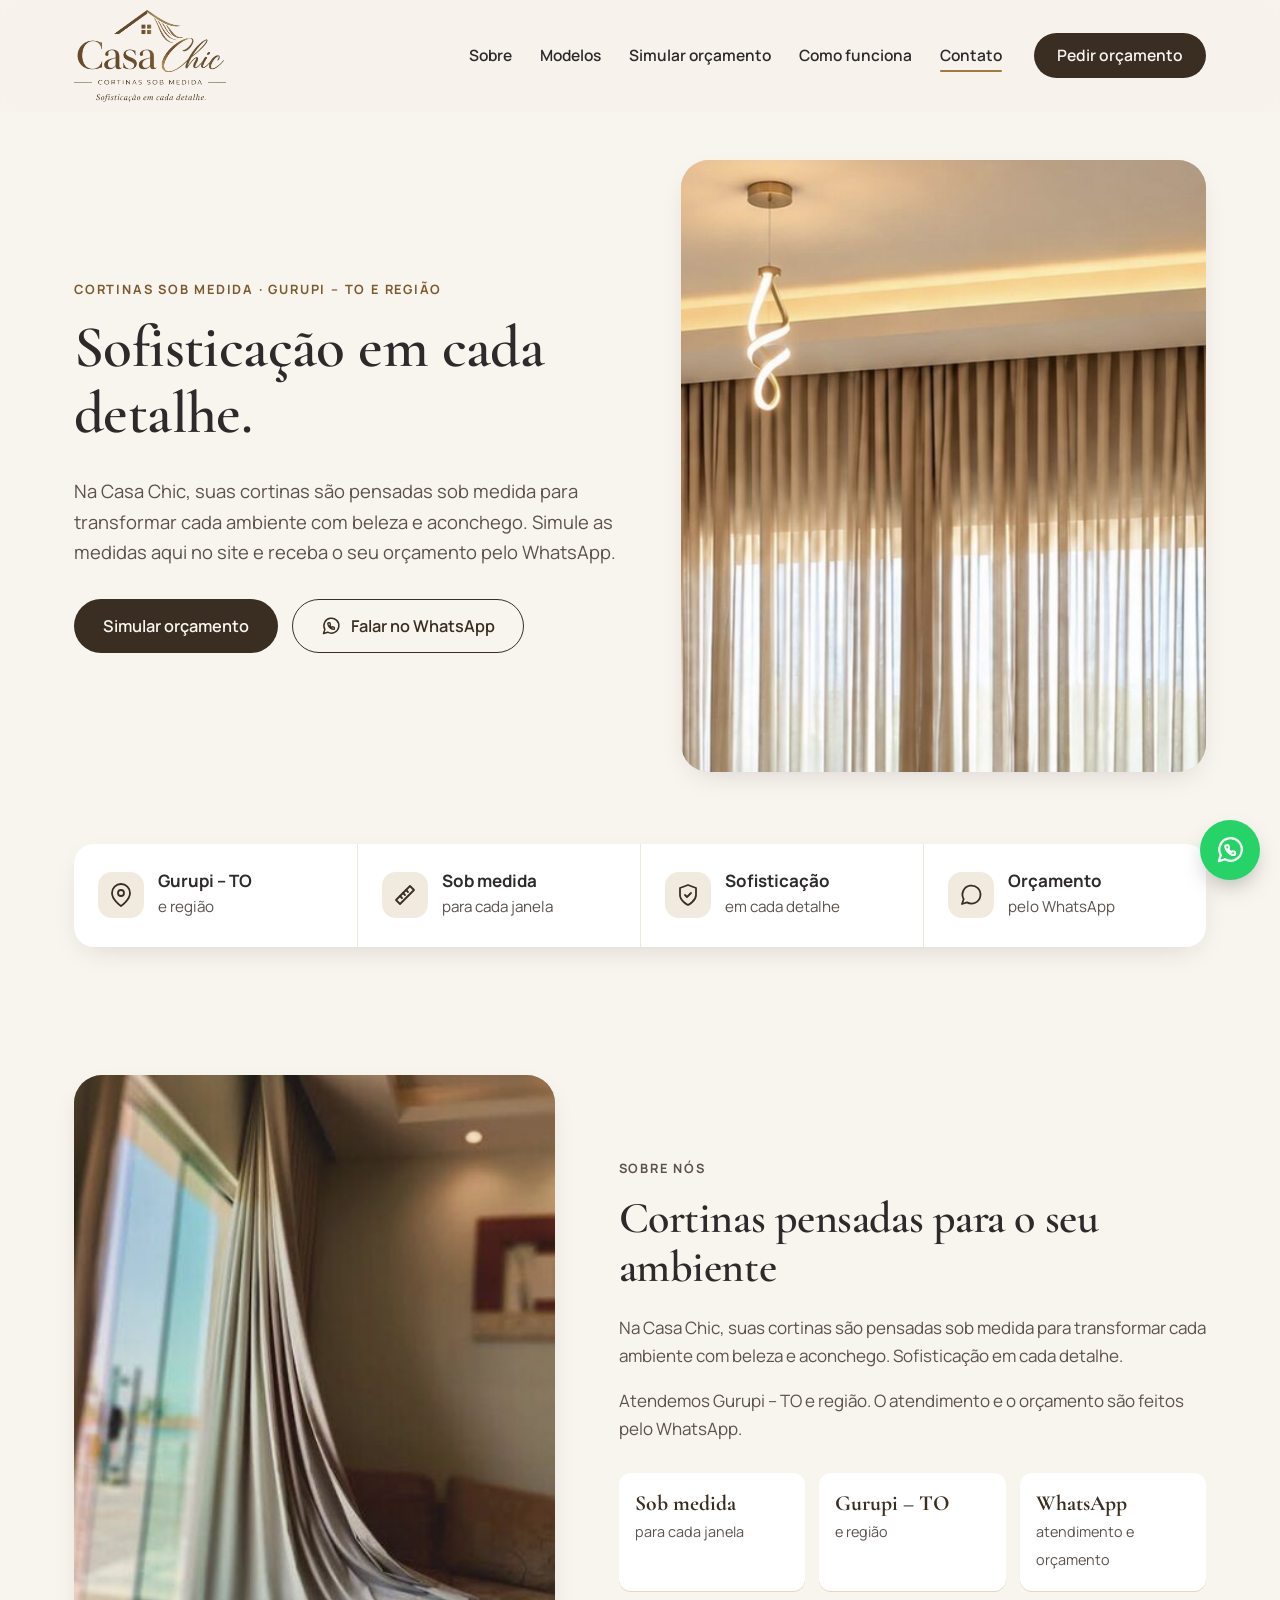
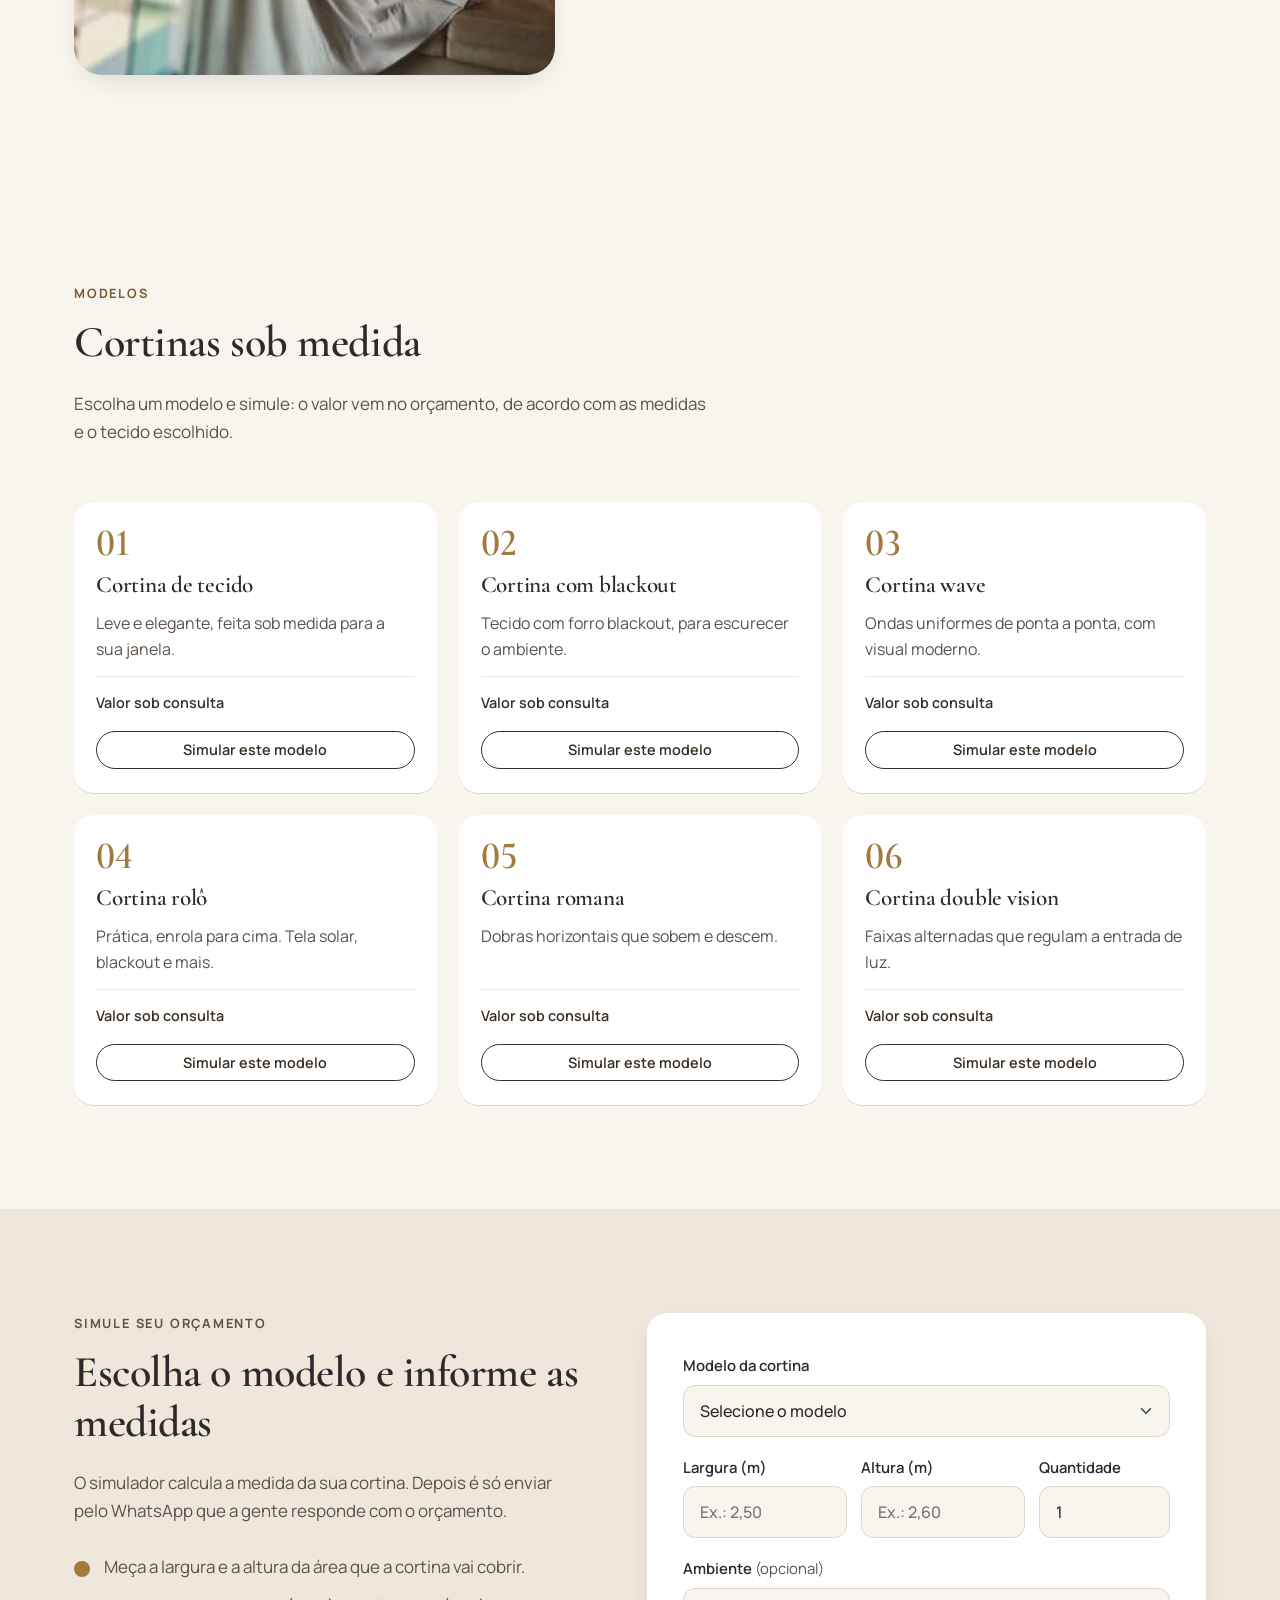
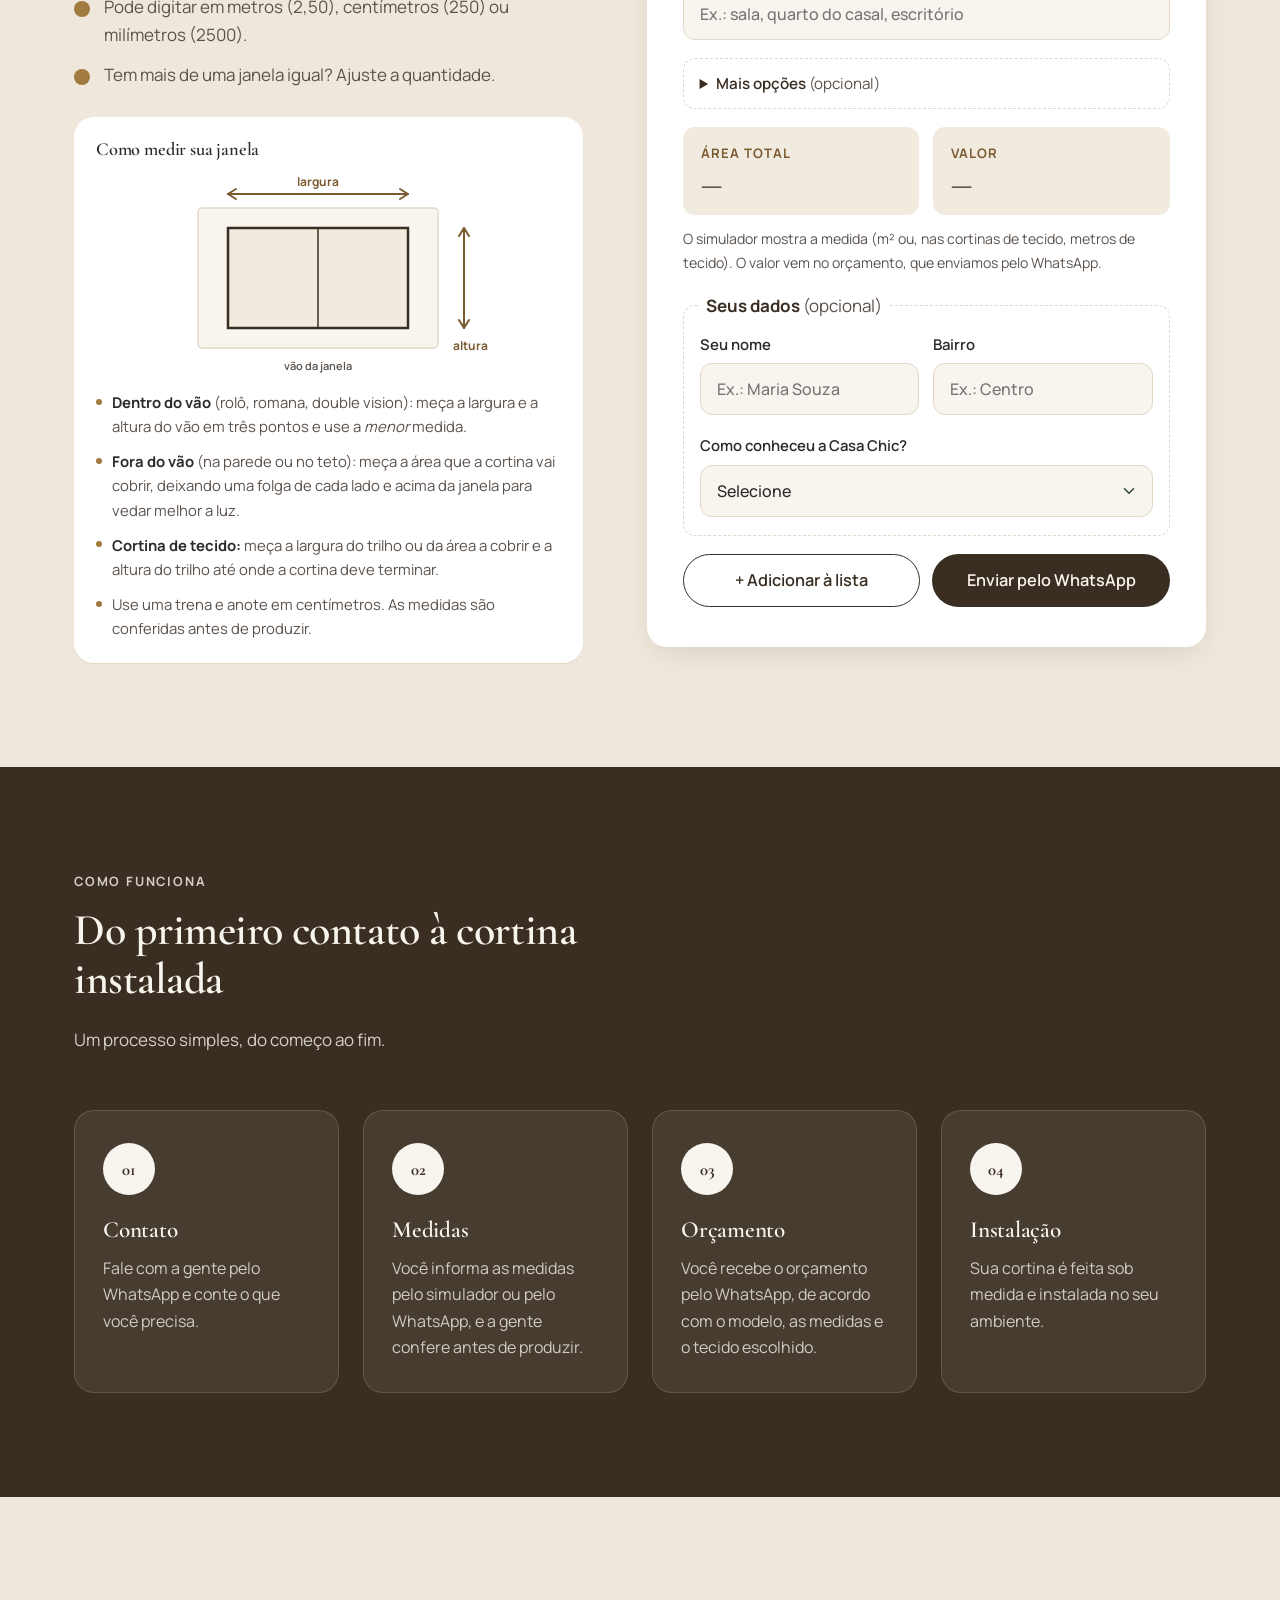
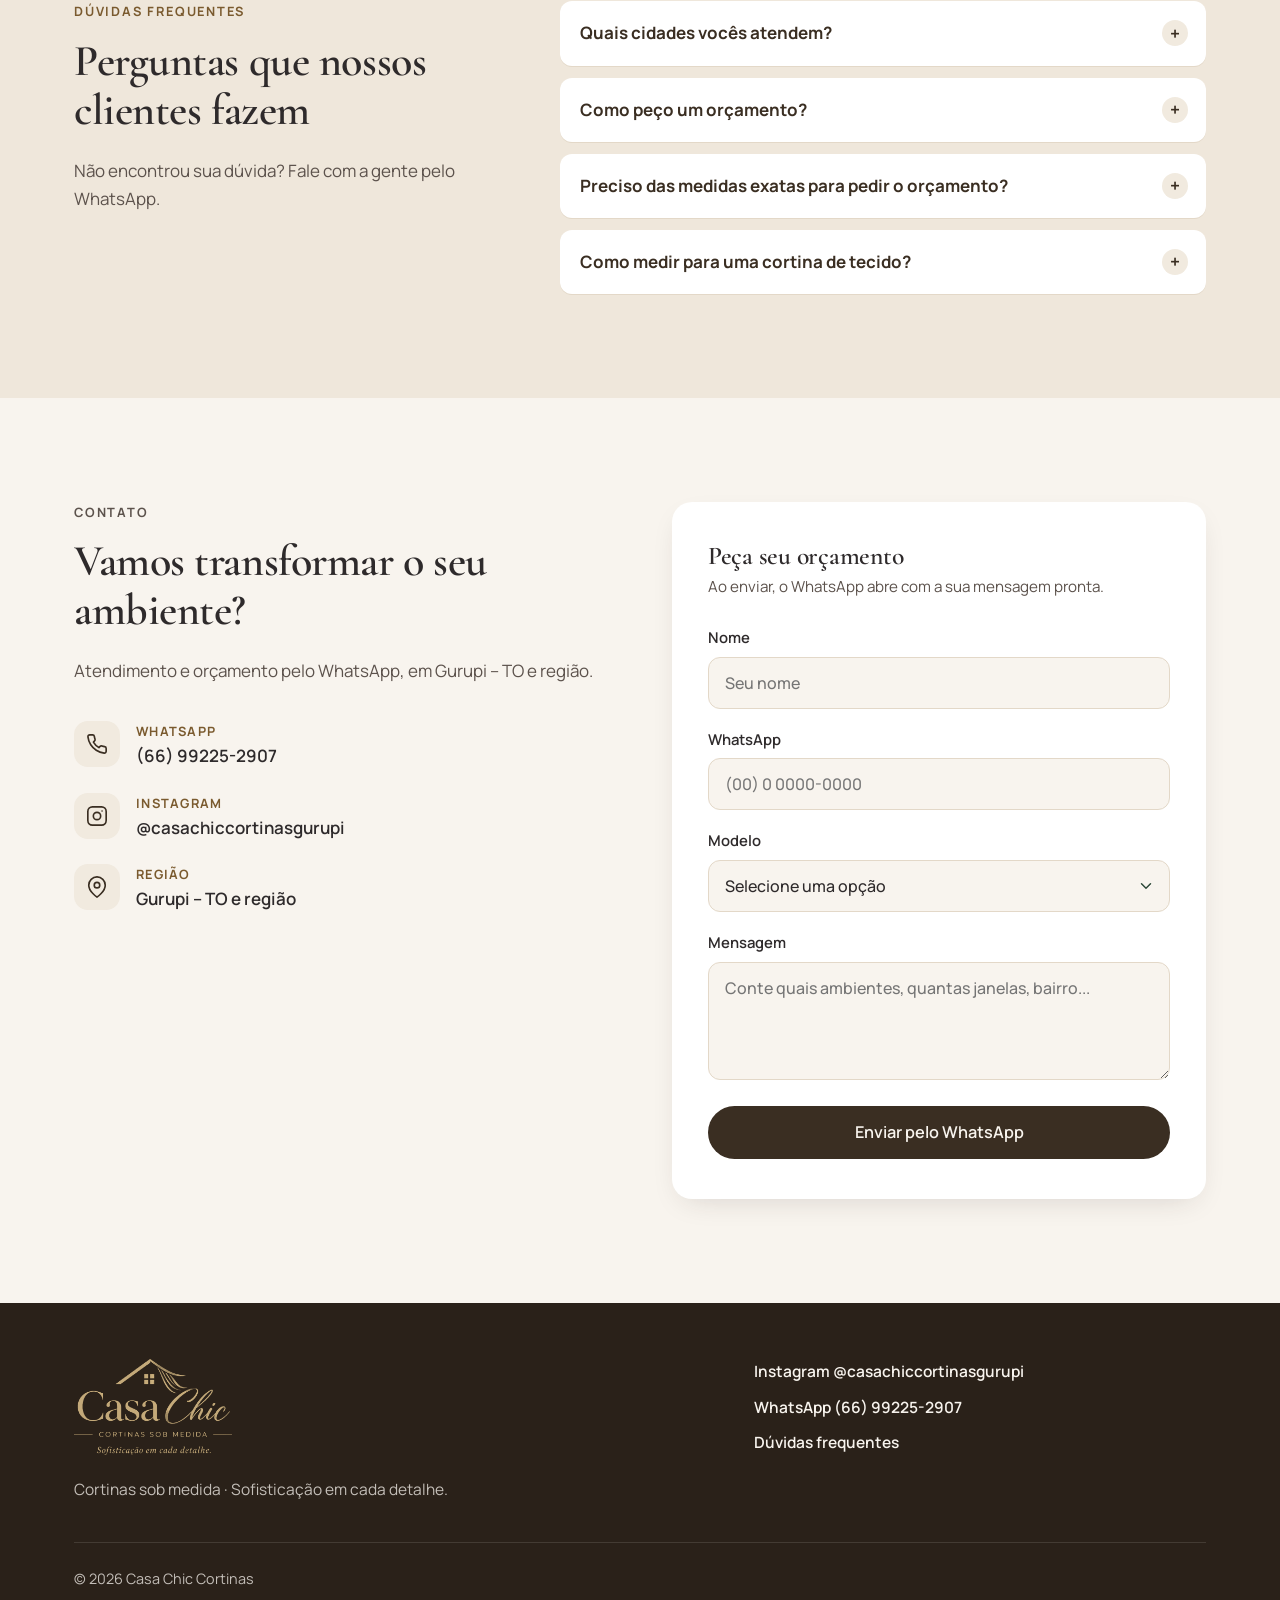
<file: index.html>
<!DOCTYPE html>
<html lang="pt-BR">
<head>
  <meta charset="UTF-8">
  <meta name="viewport" content="width=device-width, initial-scale=1">
  <title>Casa Chic | Cortinas sob medida em Gurupi – TO</title>
  <meta name="description" content="Casa Chic: cortinas sob medida em Gurupi – TO e região. Sofisticação em cada detalhe. Simule as medidas e peça seu orçamento pelo WhatsApp.">
  <meta name="theme-color" content="#7A5A2E">
  <!-- Prévia para apresentar à cliente: fora do Google até ser aprovada. Remova esta linha ao publicar de vez. -->
  <meta name="robots" content="noindex">
  <meta property="og:type" content="website">
  <meta property="og:locale" content="pt_BR">
  <meta property="og:site_name" content="Casa Chic Cortinas">
  <meta property="og:title" content="Casa Chic | Cortinas sob medida">
  <meta property="og:description" content="Sofisticação em cada detalhe. Gurupi – TO e região.">
  <meta property="og:image" content="img/og-image.jpg">
  <meta property="og:image:alt" content="Logo da Casa Chic Cortinas">
  <meta name="twitter:card" content="summary_large_image">
  <link rel="icon" href="img/favicon.png" type="image/png">
  <link rel="apple-touch-icon" href="img/favicon-180.png">
  <link rel="preconnect" href="https://fonts.googleapis.com">
  <link rel="preconnect" href="https://fonts.gstatic.com" crossorigin>
  <link href="https://fonts.googleapis.com/css2?family=Cormorant+Garamond:wght@500;600;700&family=Manrope:wght@400;500;600;700&display=swap" rel="stylesheet">
  <link rel="stylesheet" href="css/style.css?v=1">
  <script type="application/ld+json">
  {
    "@context": "https://schema.org",
    "@type": "HomeAndConstructionBusiness",
    "name": "Casa Chic Cortinas",
    "description": "Cortinas sob medida em Gurupi – TO e região.",
    "telephone": "+55 66 99225-2907",
    "address": {"@type": "PostalAddress", "addressLocality": "Gurupi", "addressRegion": "TO", "addressCountry": "BR"},
    "sameAs": ["https://www.instagram.com/casachiccortinasgurupi/"]
  }
  </script>
</head>
<body>

  <a class="skip-link" href="#conteudo">Pular para o conteúdo</a>

  <!-- 1. CABEÇALHO -->
  <header class="header" id="topo">
    <div class="container header__inner">
      <a href="#topo" class="logo" aria-label="Casa Chic, voltar ao início">
        <img src="img/logo-casachic.png" alt="Casa Chic – Cortinas sob medida" width="600" height="364">
      </a>

      <nav class="nav" id="menu" aria-label="Menu principal">
        <ul class="nav__list">
          <li><a href="#sobre" class="nav__link">Sobre</a></li>
          <li><a href="#modelos" class="nav__link">Modelos</a></li>
          <li><a href="#simulador" class="nav__link">Simular orçamento</a></li>
          <li><a href="#como-funciona" class="nav__link">Como funciona</a></li>
                    <li><a href="#contato" class="nav__link">Contato</a></li>
        </ul>
        <a href="#contato" class="btn btn--primary nav__cta">Pedir orçamento</a>
      </nav>

      <button class="hamburger" type="button" aria-label="Abrir menu" aria-expanded="false" aria-controls="menu">
        <span></span><span></span><span></span>
      </button>
    </div>
  </header>

  <main id="conteudo">

    <!-- 2. HERO -->
    <section class="hero">
      <div class="container hero__inner">
        <div class="hero__text">
          <p class="eyebrow">Cortinas sob medida · Gurupi – TO e região</p>
          <h1>Sofisticação em cada detalhe.</h1>
          <p class="hero__lead">Na Casa Chic, suas cortinas são pensadas sob medida para transformar cada ambiente com beleza e aconchego. Simule as medidas aqui no site e receba o seu orçamento pelo WhatsApp.</p>
          <div class="hero__actions">
            <a href="#simulador" class="btn btn--primary btn--lg">Simular orçamento</a>
            <a href="https://wa.me/5566992252907" class="btn btn--outline btn--lg" data-whatsapp data-msg="Olá, Casa Chic! Vim pelo site e gostaria de mais informações." target="_blank" rel="noopener">
              <svg class="icon" viewBox="0 0 24 24" aria-hidden="true"><path d="M3 21l1.65-4.95A9 9 0 1 1 8 19.4L3 21z"/><g transform="translate(7.3 7.3) scale(.4)" stroke-width="4"><path d="M22 16.92v3a2 2 0 0 1-2.18 2 19.79 19.79 0 0 1-8.63-3.07 19.5 19.5 0 0 1-6-6 19.79 19.79 0 0 1-3.07-8.67A2 2 0 0 1 4.11 2h3a2 2 0 0 1 2 1.72 12.84 12.84 0 0 0 .7 2.81 2 2 0 0 1-.45 2.11L8.09 9.91a16 16 0 0 0 6 6l1.27-1.27a2 2 0 0 1 2.11-.45 12.84 12.84 0 0 0 2.81.7A2 2 0 0 1 22 16.92z"/></g></svg>
              Falar no WhatsApp
            </a>
          </div>
        </div>
        <figure class="hero__media media" data-label="Foto grande: ambiente com cortina instalada (img/hero.jpg)">
          <img src="img/hero.jpg" alt="Sala com cortinas sob medida (imagem ilustrativa)" fetchpriority="high">
        </figure>
      </div>
    </section>

    <!-- 3. DIFERENCIAIS -->
    <section class="perks" aria-label="Nossos diferenciais">
      <div class="container">
        <ul class="perks__list">
          <li class="perk">
            <svg class="perk__icon" viewBox="0 0 24 24" aria-hidden="true"><path d="M21 10c0 7-9 13-9 13s-9-6-9-13a9 9 0 0 1 18 0z"/><circle cx="12" cy="10" r="3"/></svg>
            <div><strong>Gurupi – TO</strong><span>e região</span></div>
          </li>
          <li class="perk">
            <svg class="perk__icon" viewBox="0 0 24 24" aria-hidden="true"><path d="M3 17 17 3l4 4L7 21z"/><path d="m7 13 2 2M10 10l2 2M13 7l2 2"/></svg>
            <div><strong>Sob medida</strong><span>para cada janela</span></div>
          </li>
          <li class="perk">
            <svg class="perk__icon" viewBox="0 0 24 24" aria-hidden="true"><path d="M12 22s8-4 8-10V5l-8-3-8 3v7c0 6 8 10 8 10z"/><path d="m9 12 2 2 4-4"/></svg>
            <div><strong>Sofisticação</strong><span>em cada detalhe</span></div>
          </li>
          <li class="perk">
            <svg class="perk__icon" viewBox="0 0 24 24" aria-hidden="true"><path d="M3 21l1.65-4.95A9 9 0 1 1 8 19.4L3 21z"/></svg>
            <div><strong>Orçamento</strong><span>pelo WhatsApp</span></div>
          </li>
        </ul>
      </div>
    </section>

    <!-- SOBRE NÓS -->
    <section class="section" id="sobre">
      <div class="container sobre">
        <figure class="media sobre__media" data-label="Foto: cortina (img/sobre.jpg)">
          <img src="img/sobre.jpg" alt="Cortina de tecido leve (imagem ilustrativa)" loading="lazy">
        </figure>
        <div class="sobre__texto">
          <p class="eyebrow">Sobre nós</p>
          <h2>Cortinas pensadas para o seu ambiente</h2>
          <p>Na Casa Chic, suas cortinas são pensadas sob medida para transformar cada ambiente com beleza e aconchego. Sofisticação em cada detalhe.</p>
          <p>Atendemos Gurupi – TO e região. O atendimento e o orçamento são feitos pelo WhatsApp.</p>
          <ul class="sobre__destaques">
            <li><strong>Sob medida</strong><span>para cada janela</span></li>
            <li><strong>Gurupi – TO</strong><span>e região</span></li>
            <li><strong>WhatsApp</strong><span>atendimento e orçamento</span></li>
          </ul>
        </div>
      </div>
    </section>

    <!-- 4. MODELOS -->
    <section class="section" id="modelos">
      <div class="container">
        <div class="section__head">
          <p class="eyebrow">Modelos</p>
          <h2>Cortinas sob medida</h2>
          <p>Escolha um modelo e simule: o valor vem no orçamento, de acordo com as medidas e o tecido escolhido.</p>
        </div>

        <div class="products">
          <article class="card product">
            <div class="product__body">
              <span class="product__num" aria-hidden="true">01</span>
              <h3>Cortina de tecido</h3>
              <p>Leve e elegante, feita sob medida para a sua janela.</p>
              <p class="product__price">Valor sob consulta</p>
              <button type="button" class="btn btn--outline btn--sm product__sim" data-modelo="Cortina de tecido">Simular este modelo</button>
            </div>
          </article>
          <article class="card product">
            <div class="product__body">
              <span class="product__num" aria-hidden="true">02</span>
              <h3>Cortina com blackout</h3>
              <p>Tecido com forro blackout, para escurecer o ambiente.</p>
              <p class="product__price">Valor sob consulta</p>
              <button type="button" class="btn btn--outline btn--sm product__sim" data-modelo="Cortina com blackout">Simular este modelo</button>
            </div>
          </article>
          <article class="card product">
            <div class="product__body">
              <span class="product__num" aria-hidden="true">03</span>
              <h3>Cortina wave</h3>
              <p>Ondas uniformes de ponta a ponta, com visual moderno.</p>
              <p class="product__price">Valor sob consulta</p>
              <button type="button" class="btn btn--outline btn--sm product__sim" data-modelo="Cortina wave">Simular este modelo</button>
            </div>
          </article>
          <article class="card product">
            <div class="product__body">
              <span class="product__num" aria-hidden="true">04</span>
              <h3>Cortina rolô</h3>
              <p>Prática, enrola para cima. Tela solar, blackout e mais.</p>
              <p class="product__price">Valor sob consulta</p>
              <button type="button" class="btn btn--outline btn--sm product__sim" data-modelo="Cortina rolô">Simular este modelo</button>
            </div>
          </article>
          <article class="card product">
            <div class="product__body">
              <span class="product__num" aria-hidden="true">05</span>
              <h3>Cortina romana</h3>
              <p>Dobras horizontais que sobem e descem.</p>
              <p class="product__price">Valor sob consulta</p>
              <button type="button" class="btn btn--outline btn--sm product__sim" data-modelo="Cortina romana">Simular este modelo</button>
            </div>
          </article>
          <article class="card product">
            <div class="product__body">
              <span class="product__num" aria-hidden="true">06</span>
              <h3>Cortina double vision</h3>
              <p>Faixas alternadas que regulam a entrada de luz.</p>
              <p class="product__price">Valor sob consulta</p>
              <button type="button" class="btn btn--outline btn--sm product__sim" data-modelo="Cortina double vision">Simular este modelo</button>
            </div>
          </article>
        </div>
      </div>
    </section>

    <!-- 4b. SIMULADOR DE ORÇAMENTO -->
    <section class="section section--soft" id="simulador">
      <div class="container sim">
        <div class="sim__intro">
          <p class="eyebrow">Simule seu orçamento</p>
          <h2>Escolha o modelo e informe as medidas</h2>
          <p>O simulador calcula a medida da sua cortina. Depois é só enviar pelo WhatsApp que a gente responde com o orçamento.</p>
          <ul class="sim__tips">
            <li>Meça a largura e a altura da área que a cortina vai cobrir.</li>
            <li>Pode digitar em metros (2,50), centímetros (250) ou milímetros (2500).</li>
            <li>Tem mais de uma janela igual? Ajuste a quantidade.</li>
          </ul>
          <div class="medir">
            <h3>Como medir sua janela</h3>
            <svg class="medir__desenho" viewBox="0 0 340 210" role="img" aria-label="Desenho de uma janela mostrando onde medir a largura e a altura">
              <rect x="40" y="38" width="240" height="140" rx="4" class="medir__parede"/>
              <rect x="70" y="58" width="180" height="100" class="medir__vao"/>
              <line x1="160" y1="58" x2="160" y2="158" class="medir__divisao"/>
              <line x1="70" y1="24" x2="250" y2="24" class="medir__seta"/>
              <polyline points="78,19 70,24 78,29" class="medir__seta"/>
              <polyline points="242,19 250,24 242,29" class="medir__seta"/>
              <text x="160" y="16" class="medir__texto">largura</text>
              <line x1="306" y1="58" x2="306" y2="158" class="medir__seta"/>
              <polyline points="301,66 306,58 311,66" class="medir__seta"/>
              <polyline points="301,150 306,158 311,150" class="medir__seta"/>
              <text x="312" y="180" class="medir__texto">altura</text>
              <text x="160" y="200" class="medir__legenda">vão da janela</text>
            </svg>
            <ul class="medir__passos">
              <li><strong>Dentro do vão</strong> (rolô, romana, double vision): meça a largura e a altura do vão em três pontos e use a <em>menor</em> medida.</li>
              <li><strong>Fora do vão</strong> (na parede ou no teto): meça a área que a cortina vai cobrir, deixando uma folga de cada lado e acima da janela para vedar melhor a luz.</li>
              <li><strong>Cortina de tecido:</strong> meça a largura do trilho ou da área a cobrir e a altura do trilho até onde a cortina deve terminar.</li>
              <li>Use uma trena e anote em centímetros. As medidas são conferidas antes de produzir.</li>
            </ul>
          </div>
        </div>

        <form class="card form sim__form" id="form-simulador" novalidate>
          <div class="field">
            <label for="sim-modelo">Modelo da cortina</label>
            <select id="sim-modelo" name="modelo" required>
              <option value="" disabled selected>Selecione o modelo</option>
              <optgroup label="Cortinas de tecido">
                <option data-calculo="tecido">Cortina de tecido</option>
                <option data-calculo="tecido">Cortina com blackout</option>
                <option data-calculo="tecido">Cortina wave</option>
              </optgroup>
              <optgroup label="Cortinas por m²">
                <option>Cortina rolô</option>
                <option>Cortina romana</option>
                <option>Cortina double vision</option>
              </optgroup>
              <optgroup label="Outros">
                <option>Outro modelo</option>
              </optgroup>
            </select>
          </div>

          <div class="sim__row">
            <div class="field">
              <label for="sim-largura">Largura (m)</label>
              <input type="text" id="sim-largura" name="largura" inputmode="decimal" maxlength="7" autocomplete="off" placeholder="Ex.: 2,50" required>
            </div>
            <div class="field">
              <label for="sim-altura">Altura (m)</label>
              <input type="text" id="sim-altura" name="altura" inputmode="decimal" maxlength="7" autocomplete="off" placeholder="Ex.: 2,60" required>
            </div>
            <div class="field sim__qtd">
              <label for="sim-qtd">Quantidade</label>
              <input type="text" id="sim-qtd" name="quantidade" inputmode="numeric" maxlength="2" autocomplete="off" value="1" required>
            </div>
          </div>

          <div class="field">
            <label for="sim-ambiente">Ambiente <span class="field__opt">(opcional)</span></label>
            <input type="text" id="sim-ambiente" name="ambiente" placeholder="Ex.: sala, quarto do casal, escritório">
          </div>

          <!-- Acessório opcional: aparece só nos modelos com data-guia (cortina rolô) -->
          <label class="sim__opcional" id="sim-guia-campo" hidden>
            <input type="checkbox" id="sim-guia" name="guia">
            Incluir guia <span class="field__opt">(opcional)</span>
          </label>

          <details class="sim__extras">
            <summary>Mais opções <span class="field__opt">(opcional)</span></summary>
            <div class="sim__row sim__row--2">
              <div class="field">
                <label for="sim-acionamento">Acionamento</label>
                <select id="sim-acionamento" name="acionamento">
                  <option value="">Tanto faz</option>
                  <option>Manual</option>
                  <option>Motorizado</option>
                </select>
              </div>
              <div class="field">
                <label for="sim-comando">Lado do comando</label>
                <select id="sim-comando" name="comando">
                  <option value="">Tanto faz</option>
                  <option>Esquerdo</option>
                  <option>Direito</option>
                </select>
              </div>
              <div class="field">
                <label for="sim-instalacao">Instalação</label>
                <select id="sim-instalacao" name="instalacao">
                  <option value="">Não sei</option>
                  <option>Dentro do vão</option>
                  <option>Fora do vão (na parede)</option>
                  <option>No teto</option>
                </select>
              </div>
              <div class="field">
                <label for="sim-cor">Cor ou tecido</label>
                <input type="text" id="sim-cor" name="cor" placeholder="Ex.: linho bege, blackout branco">
              </div>
            </div>
          </details>

          <div class="sim__result" aria-live="polite">
            <div>
              <span id="sim-area-rotulo">Área total</span>
              <strong id="sim-area">—</strong>
            </div>
            <div>
              <span>Valor</span>
              <strong id="sim-valor">—</strong>
            </div>
          </div>
          <p class="sim__note sim__calculo" id="sim-calculo" hidden></p>
          <p class="sim__condicoes" id="sim-condicoes" hidden></p>
          <p class="sim__note" id="sim-nota">O simulador mostra a medida (m² ou, nas cortinas de tecido, metros de tecido). O valor vem no orçamento, que enviamos pelo WhatsApp.</p>

          <fieldset class="sim__cliente">
            <legend>Seus dados <span class="field__opt">(opcional)</span></legend>
            <div class="sim__row sim__row--2">
              <div class="field">
                <label for="sim-cliente">Seu nome</label>
                <input type="text" id="sim-cliente" name="cliente" autocomplete="name" maxlength="60" placeholder="Ex.: Maria Souza">
              </div>
              <div class="field">
                <label for="sim-bairro">Bairro</label>
                <input type="text" id="sim-bairro" name="bairro" maxlength="40" placeholder="Ex.: Centro">
              </div>
            </div>
            <div class="field">
              <label for="sim-origem">Como conheceu a Casa Chic?</label>
              <select id="sim-origem" name="origem">
                <option value="">Selecione</option>
                <option>Instagram</option>
                <option>Google</option>
                <option>Indicação de amigo ou parente</option>
                <option>Arquiteto ou decorador</option>
                <option>Já sou cliente</option>
                <option>Outro</option>
              </select>
            </div>
          </fieldset>

          <p class="form__error" role="alert" hidden></p>

          <div class="sim__actions">
            <button type="button" class="btn btn--outline btn--lg" id="sim-adicionar">+ Adicionar à lista</button>
            <button type="submit" class="btn btn--primary btn--lg">Enviar pelo WhatsApp</button>
          </div>

          <div class="sim__lista" id="sim-lista" hidden>
            <h3>Sua lista de orçamento</h3>
            <ul id="sim-itens"></ul>
            <p class="sim__total">Valor: <strong id="sim-total">—</strong></p>
            <p class="sim__condicoes" id="sim-total-condicoes" hidden></p>
            <p class="sim__note">Tem mais janelas? Preencha as medidas acima e clique em "Adicionar à lista". Ao enviar, a lista inteira vai em uma única mensagem.</p>
          </div>
        </form>
      </div>
    </section>

    <!-- 5. COMO FUNCIONA -->
    <section class="section section--green" id="como-funciona">
      <div class="container">
        <div class="section__head">
          <p class="eyebrow eyebrow--light">Como funciona</p>
          <h2>Do primeiro contato à cortina instalada</h2>
          <p>Um processo simples, do começo ao fim.</p>
        </div>

        <ol class="steps">
          <li class="step">
            <span class="step__num" aria-hidden="true">01</span>
            <h3>Contato</h3>
            <p>Fale com a gente pelo WhatsApp e conte o que você precisa.</p>
          </li>
          <li class="step">
            <span class="step__num" aria-hidden="true">02</span>
            <h3>Medidas</h3>
            <p>Você informa as medidas pelo simulador ou pelo WhatsApp, e a gente confere antes de produzir.</p>
          </li>
          <li class="step">
            <span class="step__num" aria-hidden="true">03</span>
            <h3>Orçamento</h3>
            <p>Você recebe o orçamento pelo WhatsApp, de acordo com o modelo, as medidas e o tecido escolhido.</p>
          </li>
          <li class="step">
            <span class="step__num" aria-hidden="true">04</span>
            <h3>Instalação</h3>
            <p>Sua cortina é feita sob medida e instalada no seu ambiente.</p>
          </li>
        </ol>
      </div>
    </section>

    <!-- PERGUNTAS FREQUENTES -->
    <section class="section section--soft" id="duvidas">
      <div class="container faq">
        <div class="section__head">
          <p class="eyebrow">Dúvidas frequentes</p>
          <h2>Perguntas que nossos clientes fazem</h2>
          <p>Não encontrou sua dúvida? Fale com a gente pelo WhatsApp.</p>
        </div>

        <div class="faq__lista">
          <details class="faq__item">
            <summary>Quais cidades vocês atendem?</summary>
            <p>Gurupi – TO e região. Chame no WhatsApp para confirmar o atendimento na sua cidade.</p>
          </details>
          <details class="faq__item">
            <summary>Como peço um orçamento?</summary>
            <p>Use o simulador aqui do site: escolha o modelo, informe as medidas e envie pelo WhatsApp. Se preferir, chame direto no WhatsApp e conte o que você precisa.</p>
          </details>
          <details class="faq__item">
            <summary>Preciso das medidas exatas para pedir o orçamento?</summary>
            <p>Não. Medidas aproximadas já servem para o orçamento. As medidas finais são conferidas antes de produzir a cortina.</p>
          </details>
          <details class="faq__item">
            <summary>Como medir para uma cortina de tecido?</summary>
            <p>Meça a largura do trilho ou da área que a cortina vai cobrir e a altura do trilho até onde a cortina deve terminar. Use uma trena e anote em centímetros.</p>
          </details>
        </div>
      </div>
    </section>

    <!-- 7. CONTATO -->
    <section class="section" id="contato">
      <div class="container contact">
        <div class="contact__info">
          <p class="eyebrow">Contato</p>
          <h2>Vamos transformar o seu ambiente?</h2>
          <p>Atendimento e orçamento pelo WhatsApp, em Gurupi – TO e região.</p>

          <ul class="contact__list">
            <li>
              <svg class="icon" viewBox="0 0 24 24" aria-hidden="true"><path d="M22 16.92v3a2 2 0 0 1-2.18 2 19.79 19.79 0 0 1-8.63-3.07 19.5 19.5 0 0 1-6-6 19.79 19.79 0 0 1-3.07-8.67A2 2 0 0 1 4.11 2h3a2 2 0 0 1 2 1.72 12.84 12.84 0 0 0 .7 2.81 2 2 0 0 1-.45 2.11L8.09 9.91a16 16 0 0 0 6 6l1.27-1.27a2 2 0 0 1 2.11-.45 12.84 12.84 0 0 0 2.81.7A2 2 0 0 1 22 16.92z"/></svg>
              <div><span>WhatsApp</span><a href="https://wa.me/5566992252907" data-whatsapp target="_blank" rel="noopener">(66) 99225-2907</a></div>
            </li>
            <li>
              <svg class="icon" viewBox="0 0 24 24" aria-hidden="true"><rect x="2" y="2" width="20" height="20" rx="5"/><circle cx="12" cy="12" r="4"/><path d="M17.5 6.5h.01"/></svg>
              <div><span>Instagram</span><a href="https://www.instagram.com/casachiccortinasgurupi/" data-instagram target="_blank" rel="noopener">@casachiccortinasgurupi</a></div>
            </li>
            <li>
              <svg class="icon" viewBox="0 0 24 24" aria-hidden="true"><path d="M21 10c0 7-9 13-9 13s-9-6-9-13a9 9 0 0 1 18 0z"/><circle cx="12" cy="10" r="3"/></svg>
              <div><span>Região</span><address>Gurupi – TO e região</address></div>
            </li>
          </ul>
        </div>

        <form class="card form" id="form-orcamento" novalidate>
          <h3>Peça seu orçamento</h3>
          <p class="form__hint">Ao enviar, o WhatsApp abre com a sua mensagem pronta.</p>

          <div class="field">
            <label for="nome">Nome</label>
            <input type="text" id="nome" name="nome" autocomplete="name" placeholder="Seu nome" required>
          </div>

          <div class="field">
            <label for="whatsapp">WhatsApp</label>
            <input type="tel" id="whatsapp" name="whatsapp" autocomplete="tel" inputmode="numeric" maxlength="16" placeholder="(00) 0 0000-0000" required>
          </div>

          <div class="field">
            <label for="produto">Modelo</label>
            <select id="produto" name="produto" required>
              <option value="" disabled selected>Selecione uma opção</option>
              <option>Cortina de tecido</option>
              <option>Cortina com blackout</option>
              <option>Cortina wave</option>
              <option>Cortina rolô</option>
              <option>Cortina romana</option>
              <option>Cortina double vision</option>
              <option>Outro modelo</option>
              <option>Ainda não sei / quero orientação</option>
            </select>
          </div>

          <div class="field">
            <label for="mensagem">Mensagem</label>
            <textarea id="mensagem" name="mensagem" rows="4" placeholder="Conte quais ambientes, quantas janelas, bairro..."></textarea>
          </div>

          <p class="form__error" role="alert" hidden></p>

          <button type="submit" class="btn btn--primary btn--lg btn--block">Enviar pelo WhatsApp</button>
        </form>
      </div>
    </section>
  </main>

  <!-- 8. RODAPÉ -->
  <footer class="footer">
    <div class="container footer__inner">
      <div class="footer__brand">
        <a href="#topo" class="logo logo--light" aria-label="Casa Chic, voltar ao início">
          <img src="img/logo-casachic-claro.png" alt="Casa Chic – Cortinas sob medida" width="600" height="364" loading="lazy">
        </a>
        <p>Cortinas sob medida · Sofisticação em cada detalhe.</p>
      </div>

      <ul class="footer__links">
        <li><a href="https://www.instagram.com/casachiccortinasgurupi/" target="_blank" rel="noopener" data-instagram>Instagram @casachiccortinasgurupi</a></li>
        <li><a href="https://wa.me/5566992252907" target="_blank" rel="noopener" data-whatsapp>WhatsApp (66) 99225-2907</a></li>
        <li><a href="#duvidas">Dúvidas frequentes</a></li>
      </ul>

      <p class="footer__legal">© <span id="ano">2026</span> Casa Chic Cortinas</p>
    </div>
  </footer>

  <!-- Botão flutuante de WhatsApp -->
  <a href="https://wa.me/5566992252907" class="whatsapp-float" data-whatsapp data-msg="Olá, Casa Chic! Vim pelo site e gostaria de um orçamento." target="_blank" rel="noopener" aria-label="Conversar no WhatsApp">
    <svg viewBox="0 0 24 24" aria-hidden="true"><path d="M3 21l1.65-4.95A9 9 0 1 1 8 19.4L3 21z"/><g transform="translate(7.3 7.3) scale(.4)" stroke-width="4"><path d="M22 16.92v3a2 2 0 0 1-2.18 2 19.79 19.79 0 0 1-8.63-3.07 19.5 19.5 0 0 1-6-6 19.79 19.79 0 0 1-3.07-8.67A2 2 0 0 1 4.11 2h3a2 2 0 0 1 2 1.72 12.84 12.84 0 0 0 .7 2.81 2 2 0 0 1-.45 2.11L8.09 9.91a16 16 0 0 0 6 6l1.27-1.27a2 2 0 0 1 2.11-.45 12.84 12.84 0 0 0 2.81.7A2 2 0 0 1 22 16.92z"/></g></svg>
  </a>

  <script src="js/main.js?v=1" defer></script>
</body>
</html>
</file>
<file: css/style.css>
/* =========================================================
   Casa Chic — estilos
   ========================================================= */

:root {
  --azul: #3A2E22;
  --azul-escuro: #2A2119;
  --azul-claro: #F1EADF;
  --areia: #F8F4EE;
  --areia-escura: #EFE7DB;
  --laranja: #A07A3E;
  --laranja-texto: #7A5A2E;
  --grafite: #2E2A2B;
  --texto-suave: #5C524C;
  --branco: #ffffff;
  --borda: #E3D8C8;
  --placeholder: #d6d4cf;

  --fonte-titulo: "Cormorant Garamond", Georgia, serif;
  --fonte-texto: "Manrope", system-ui, -apple-system, "Segoe UI", sans-serif;

  --raio: 20px;
  --raio-sm: 12px;
  --sombra: 0 10px 30px -12px rgba(42, 35, 32, .18);
  --header-h: 112px;
  --container: 1180px;
}

/* ---------- Base ---------- */
*,
*::before,
*::after { box-sizing: border-box; }

html {
  scroll-behavior: smooth;
  -webkit-text-size-adjust: 100%;
}

body {
  margin: 0;
  font-family: var(--fonte-texto);
  font-size: 1.0625rem;
  line-height: 1.65;
  color: var(--grafite);
  background: var(--areia);
  -webkit-font-smoothing: antialiased;
}

body.menu-aberto { overflow: hidden; }

h1, h2, h3 {
  font-family: var(--fonte-titulo);
  line-height: 1.12;
  letter-spacing: -.02em;
  margin: 0 0 .5em;
  font-weight: 600;
}
h1 { font-size: clamp(2.4rem, 5.2vw, 4.1rem); }
h2 { font-size: clamp(1.9rem, 3.6vw, 2.75rem); }
h3 { font-size: 1.3rem; }

p { margin: 0 0 1em; }
a { color: inherit; }
img { display: block; max-width: 100%; height: auto; }
ul, ol { list-style: none; margin: 0; padding: 0; }
figure, blockquote { margin: 0; }
address { font-style: normal; }

section[id] { scroll-margin-top: calc(var(--header-h) + 8px); }

.container {
  width: 100%;
  max-width: var(--container);
  margin-inline: auto;
  padding-inline: 24px;
}

.skip-link {
  position: absolute;
  left: 16px;
  top: -60px;
  z-index: 200;
  background: var(--azul);
  color: var(--areia);
  padding: 10px 16px;
  border-radius: var(--raio-sm);
}
.skip-link:focus { top: 12px; }

:focus-visible {
  outline: 3px solid var(--laranja);
  outline-offset: 3px;
}

.icon {
  width: 20px;
  height: 20px;
  flex-shrink: 0;
  fill: none;
  stroke: currentColor;
  stroke-width: 1.8;
  stroke-linecap: round;
  stroke-linejoin: round;
}

.eyebrow {
  font-size: .8rem;
  font-weight: 700;
  letter-spacing: .14em;
  text-transform: uppercase;
  color: var(--laranja-texto);
  margin-bottom: 14px;
}
.eyebrow--light { color: #E2C48C; }

/* ---------- Botões ---------- */
.btn {
  display: inline-flex;
  align-items: center;
  justify-content: center;
  gap: 10px;
  padding: 12px 22px;
  border-radius: 999px;
  border: 1.5px solid transparent;
  font: 600 .98rem/1.2 var(--fonte-texto);
  text-decoration: none;
  cursor: pointer;
  transition: background-color .2s, color .2s, border-color .2s, transform .2s, box-shadow .2s;
}
.btn:hover { transform: translateY(-1px); }
.btn--lg { padding: 16px 28px; font-size: 1.02rem; }
.btn--block { width: 100%; }

.btn--primary { background: var(--azul); color: var(--areia); }
.btn--primary:hover { background: var(--azul-escuro); box-shadow: var(--sombra); }

.btn--outline { border-color: var(--azul); color: var(--azul); background: transparent; }
.btn--outline:hover { background: var(--azul); color: var(--areia); }

/* ---------- Imagens / espaços reservados ---------- */
.media {
  position: relative;
  overflow: hidden;
  border-radius: var(--raio);
  background: var(--placeholder);
}
.media img {
  width: 100%;
  height: 100%;
  object-fit: cover;
}
/* Quando a foto ainda não existe na pasta img/, mostra um bloco cinza com a descrição */
.media.is-placeholder img { display: none; }
.media.is-placeholder::after {
  content: attr(data-label);
  position: absolute;
  inset: 0;
  display: flex;
  align-items: center;
  justify-content: center;
  padding: 20px;
  text-align: center;
  font-size: .9rem;
  font-weight: 500;
  color: #6c6a64;
  background:
    repeating-linear-gradient(135deg, transparent 0 14px, rgba(255,255,255,.18) 14px 28px),
    var(--placeholder);
}

/* ---------- Cabeçalho ---------- */
.header {
  position: fixed;
  inset: 0 0 auto 0;
  z-index: 100;
  height: var(--header-h);
  background: rgba(247, 243, 237, .9);
  backdrop-filter: saturate(1.4) blur(10px);
  -webkit-backdrop-filter: saturate(1.4) blur(10px);
  transition: box-shadow .25s, border-color .25s;
  border-bottom: 1px solid transparent;
}
.header.is-scrolled {
  border-bottom-color: var(--borda);
  box-shadow: 0 6px 20px -16px rgba(42, 35, 32, .5);
}
.header__inner {
  height: 100%;
  display: flex;
  align-items: center;
  justify-content: space-between;
  gap: 24px;
}

.logo {
  display: inline-flex;
  align-items: center;
  text-decoration: none;
}
.logo img {
  display: block;
  height: 92px;
  width: auto;
}
/* No rodapé escuro, a logo fica sobre um selo claro */
.logo--light {
  padding: 10px 14px;
  border-radius: 14px;
  background: var(--branco);
}
.logo--light img { height: 96px; }

.nav {
  display: flex;
  align-items: center;
  gap: 32px;
}
.nav__list { display: flex; gap: 28px; }
.nav__link {
  position: relative;
  text-decoration: none;
  font-weight: 600;
  font-size: .97rem;
  color: var(--grafite);
  padding: 6px 0;
}
.nav__link::after {
  content: "";
  position: absolute;
  left: 0;
  right: 0;
  bottom: 0;
  height: 2px;
  border-radius: 2px;
  background: var(--laranja);
  transform: scaleX(0);
  transition: transform .25s;
}
.nav__link:hover::after,
.nav__link.is-active::after { transform: scaleX(1); }

.hamburger {
  display: none;
  width: 46px;
  height: 46px;
  border: 0;
  border-radius: 12px;
  background: transparent;
  cursor: pointer;
  padding: 0;
  position: relative;
}
.hamburger span {
  position: absolute;
  left: 12px;
  right: 12px;
  height: 2px;
  border-radius: 2px;
  background: var(--azul);
  transition: transform .25s, opacity .2s;
}
.hamburger span:nth-child(1) { top: 16px; }
.hamburger span:nth-child(2) { top: 22px; }
.hamburger span:nth-child(3) { top: 28px; }
.hamburger[aria-expanded="true"] span:nth-child(1) { transform: translateY(6px) rotate(45deg); }
.hamburger[aria-expanded="true"] span:nth-child(2) { opacity: 0; }
.hamburger[aria-expanded="true"] span:nth-child(3) { transform: translateY(-6px) rotate(-45deg); }

/* ---------- Hero ---------- */
.hero {
  padding: calc(var(--header-h) + 48px) 0 72px;
}
.hero__inner {
  display: grid;
  grid-template-columns: 1.05fr 1fr;
  gap: 56px;
  align-items: center;
}
.hero__lead {
  font-size: 1.15rem;
  color: var(--texto-suave);
  max-width: 34em;
  margin-bottom: 32px;
}
.hero__actions {
  display: flex;
  flex-wrap: wrap;
  gap: 14px;
}
.hero__media {
  aspect-ratio: 6 / 7;
  border-radius: 28px;
  box-shadow: var(--sombra);
}

/* ---------- Diferenciais ---------- */
.perks { padding-bottom: 24px; }
.perks__list {
  display: grid;
  grid-template-columns: repeat(4, 1fr);
  background: var(--branco);
  border-radius: var(--raio);
  box-shadow: var(--sombra);
}
.perk {
  display: flex;
  align-items: center;
  gap: 14px;
  padding: 26px 24px;
}
.perk + .perk { border-left: 1px solid var(--areia-escura); }
.perk__icon {
  width: 46px;
  height: 46px;
  flex-shrink: 0;
  padding: 11px;
  border-radius: 14px;
  background: var(--azul-claro);
  fill: none;
  stroke: var(--azul);
  stroke-width: 1.8;
  stroke-linecap: round;
  stroke-linejoin: round;
}
.perk strong { display: block; font-weight: 700; line-height: 1.3; }
.perk span { color: var(--texto-suave); font-size: .95rem; }

/* ---------- Seções ---------- */
.section { padding: 104px 0; }
.section--soft { background: var(--areia-escura); }
.section--green { background: var(--azul); color: var(--areia); }
.section--green .section__head p { color: rgba(247, 243, 237, .78); }

.section__head {
  max-width: 640px;
  margin-bottom: 56px;
}
.section__head p:last-child { color: var(--texto-suave); margin-bottom: 0; }
.section__head--row {
  max-width: none;
  display: flex;
  align-items: flex-end;
  justify-content: space-between;
  gap: 24px;
  flex-wrap: wrap;
}
.section__head--row h2 { margin-bottom: 0; }

.card {
  background: var(--branco);
  border-radius: var(--raio);
  box-shadow: 0 1px 0 var(--borda);
}

/* ---------- Produtos ---------- */
.products {
  display: grid;
  grid-template-columns: repeat(3, 1fr);
  gap: 28px;
}
.product {
  overflow: hidden;
  transition: transform .25s, box-shadow .25s;
}
.product:hover { transform: translateY(-4px); box-shadow: var(--sombra); }
.product__media {
  aspect-ratio: 4 / 3;
  border-radius: 0;
}
.product__body { padding: 24px 26px 28px; }
.product__body p { color: var(--texto-suave); margin: 0; font-size: 1rem; }
.product__body .product__price {
  margin-top: 14px;
  padding-top: 14px;
  border-top: 1px solid var(--areia-escura);
  color: var(--azul);
  font-size: .9rem;
}
.product__price strong {
  font-family: var(--fonte-titulo);
  font-size: 1.3rem;
  font-weight: 700;
}

.btn--sm { padding: 9px 16px; font-size: .9rem; }
.product__sim { margin-top: 16px; width: 100%; }

/* ---------- Guia de medição ---------- */
.medir {
  margin-top: 28px;
  padding: 22px 22px 8px;
  border-radius: var(--raio);
  background: var(--branco);
  box-shadow: 0 1px 0 var(--borda);
}
.medir h3 { font-size: 1.15rem; margin-bottom: 10px; }
.medir__desenho { display: block; width: 100%; max-width: 340px; margin: 0 auto 10px; }
.medir__parede { fill: var(--areia); stroke: var(--borda); stroke-width: 1.5; }
.medir__vao { fill: #F1EADF; stroke: var(--azul); stroke-width: 2.5; }
.medir__divisao { stroke: var(--azul); stroke-width: 1.5; }
.medir__seta { fill: none; stroke: var(--laranja-texto); stroke-width: 2; stroke-linecap: round; stroke-linejoin: round; }
.medir__texto { font: 700 12px var(--fonte-texto); fill: var(--laranja-texto); text-anchor: middle; }
.medir__legenda { font: 600 11px var(--fonte-texto); fill: var(--texto-suave); text-anchor: middle; }
.medir__passos { display: grid; gap: 10px; margin-bottom: 14px; }
.medir__passos li { font-size: .93rem; color: var(--texto-suave); padding-left: 16px; position: relative; }
.medir__passos li::before { content: ""; position: absolute; left: 0; top: .6em; width: 6px; height: 6px; border-radius: 50%; background: var(--laranja); }
.medir__passos strong { color: var(--grafite); }

/* ---------- Outros serviços ---------- */
.servicos {
  display: grid;
  grid-template-columns: repeat(3, 1fr);
  gap: 24px;
}
.servico {
  display: flex;
  flex-direction: column;
  align-items: flex-start;
  padding: 30px 28px;
}
.servico__icone {
  width: 54px;
  height: 54px;
  padding: 13px;
  margin-bottom: 18px;
  border-radius: 16px;
  background: var(--azul-claro);
  fill: none;
  stroke: var(--azul);
  stroke-width: 1.8;
  stroke-linecap: round;
  stroke-linejoin: round;
}
.servico p { flex: 1; color: var(--texto-suave); margin-bottom: 20px; }
.servico__precos {
  width: 100%;
  margin: -6px 0 18px;
  border-top: 1px solid var(--areia-escura);
}
.servico__precos li {
  display: flex;
  justify-content: space-between;
  gap: 12px;
  padding: 8px 0;
  border-bottom: 1px solid var(--areia-escura);
  font-size: .9rem;
  color: var(--texto-suave);
}
.servico__precos strong { color: var(--azul); white-space: nowrap; }
.servico__precos small { font-weight: 500; color: var(--texto-suave); }
.servico__simular {
  margin: -6px 0 16px;
  font-weight: 700;
  font-size: .92rem;
  color: var(--azul);
  text-decoration: none;
}
.servico__simular:hover { text-decoration: underline; }

/* ---------- Simulador de orçamento ---------- */
.sim {
  display: grid;
  grid-template-columns: 1fr 1.1fr;
  gap: 64px;
  align-items: start;
}
.sim__intro > p { color: var(--texto-suave); }
.sim__tips {
  display: grid;
  gap: 12px;
  margin-top: 28px;
}
.sim__tips li {
  position: relative;
  padding-left: 30px;
  color: var(--texto-suave);
}
.sim__tips li::before {
  content: "";
  position: absolute;
  left: 0;
  top: .45em;
  width: 16px;
  height: 16px;
  border-radius: 50%;
  background: var(--laranja);
}
.sim__row {
  display: grid;
  grid-template-columns: 1fr 1fr .8fr;
  gap: 14px;
}
.field__opt { font-weight: 400; color: var(--texto-suave); }
.sim__result {
  display: grid;
  grid-template-columns: 1fr 1fr;
  gap: 14px;
  margin: 8px 0 12px;
}
.sim__result div {
  padding: 16px 18px;
  border-radius: var(--raio-sm);
  background: var(--azul-claro);
}
.sim__result span {
  display: block;
  font-size: .82rem;
  font-weight: 700;
  letter-spacing: .08em;
  text-transform: uppercase;
  color: var(--laranja-texto);
}
.sim__result strong {
  display: block;
  margin-top: 4px;
  font-family: var(--fonte-titulo);
  font-size: 1.6rem;
  line-height: 1.2;
  color: var(--azul);
}
.sim__note {
  font-size: .88rem;
  color: var(--texto-suave);
  margin-bottom: 18px;
}
.sim__row--2 { grid-template-columns: 1fr 1fr; }
.sim__min {
  display: inline-block;
  vertical-align: middle;
  margin-left: 6px;
  padding: 2px 8px;
  border-radius: 999px;
  background: var(--laranja);
  color: var(--grafite);
  font: 700 .7rem/1.4 var(--fonte-texto);
  letter-spacing: .04em;
  text-transform: uppercase;
}
.sim__calculo {
  margin: -4px 0 8px;
  font-weight: 600;
  color: var(--azul);
}
.sim__condicoes {
  margin: -4px 0 14px;
  padding: 10px 14px;
  border-radius: var(--raio-sm);
  background: var(--azul-claro);
  color: var(--azul);
  font-size: .9rem;
  line-height: 1.5;
}
.sim__condicoes strong { font-weight: 700; }
.sim__cliente {
  margin: 0 0 18px;
  padding: 12px 16px 0;
  border: 1.5px dashed var(--borda);
  border-radius: var(--raio-sm);
}
.sim__cliente legend { padding: 0 6px; font-weight: 700; color: var(--azul); }
.sim__opcional {
  display: flex;
  align-items: center;
  gap: 10px;
  margin: -4px 0 18px;
  font-weight: 600;
  cursor: pointer;
}
.sim__opcional[hidden] { display: none; }
.sim__opcional input { width: 20px; height: 20px; accent-color: var(--azul); }
.sim__extras {
  margin-bottom: 18px;
  border: 1.5px dashed var(--borda);
  border-radius: var(--raio-sm);
  padding: 12px 16px 0;
}
.sim__extras summary {
  cursor: pointer;
  font-weight: 600;
  font-size: .95rem;
  color: var(--azul);
  padding-bottom: 12px;
}
.sim__extras[open] summary { margin-bottom: 4px; }
.sim__actions {
  display: grid;
  grid-template-columns: 1fr 1fr;
  gap: 12px;
}
.sim__actions .btn { padding-inline: 14px; }
.sim__lista {
  margin-top: 26px;
  padding-top: 22px;
  border-top: 1px solid var(--areia-escura);
}
.sim__lista h3 { font-size: 1.2rem; margin-bottom: 12px; }
.sim__lista ul { display: grid; gap: 10px; margin-bottom: 14px; }
.sim__item {
  display: flex;
  justify-content: space-between;
  align-items: flex-start;
  gap: 12px;
  padding: 12px 14px;
  border-radius: var(--raio-sm);
  background: var(--areia);
  font-size: .93rem;
}
.sim__item strong { display: block; color: var(--azul); }
.sim__item span { color: var(--texto-suave); }
.sim__item-valor { white-space: nowrap; font-weight: 700; color: var(--azul); }
.sim__remover {
  border: 0;
  background: none;
  color: #a2412f;
  font: 600 .85rem var(--fonte-texto);
  cursor: pointer;
  padding: 2px 0 0;
}
.sim__total { font-size: 1.05rem; margin-bottom: 8px; }
.sim__total strong { font-family: var(--fonte-titulo); font-size: 1.4rem; color: var(--azul); }

/* ---------- Como funciona ---------- */
.steps {
  display: grid;
  grid-template-columns: repeat(4, 1fr);
  gap: 24px;
  counter-reset: passo;
}
.step {
  padding: 32px 28px;
  border-radius: var(--raio);
  background: rgba(247, 243, 237, .07);
  border: 1px solid rgba(247, 243, 237, .14);
}
.step__num {
  display: inline-flex;
  align-items: center;
  justify-content: center;
  width: 52px;
  height: 52px;
  margin-bottom: 22px;
  border-radius: 50%;
  background: var(--areia);
  color: var(--azul);
  font: 700 1.05rem var(--fonte-titulo);
}
.step p { color: rgba(247, 243, 237, .78); margin: 0; font-size: 1rem; }

/* ---------- Galeria ---------- */
.gallery {
  display: grid;
  grid-template-columns: repeat(3, 1fr);
  grid-auto-rows: 260px;
  grid-auto-flow: dense;
  gap: 20px;
}
.gallery__item--tall { grid-row: span 2; }
.gallery__item--wide { grid-column: span 2; }

/* ---------- Galeria: foto ampliada ---------- */
.gallery__item { cursor: zoom-in; transition: transform .25s, box-shadow .25s; }
.gallery__item:hover { transform: translateY(-3px); box-shadow: var(--sombra); }
.gallery__item:focus-visible { outline: 3px solid var(--laranja); outline-offset: 3px; }
.lightbox {
  position: fixed;
  inset: 0;
  z-index: 300;
  display: flex;
  align-items: center;
  justify-content: center;
  padding: 56px 16px;
  background: rgba(38, 30, 26, .93);
}
.lightbox[hidden] { display: none; }
.lightbox__fig {
  display: flex;
  flex-direction: column;
  align-items: center;
  gap: 12px;
  max-width: 100%;
  max-height: 100%;
}
.lightbox__fig img {
  max-width: min(1000px, 100%);
  max-height: calc(100vh - 150px);
  width: auto;
  height: auto;
  object-fit: contain;
  border-radius: 12px;
  box-shadow: 0 20px 60px rgba(0, 0, 0, .45);
}
.lightbox__fig figcaption { color: rgba(247, 243, 237, .85); font-size: .92rem; text-align: center; }
.lightbox__btn {
  position: absolute;
  display: grid;
  place-items: center;
  width: 48px;
  height: 48px;
  border: 0;
  border-radius: 50%;
  background: rgba(247, 243, 237, .14);
  color: var(--areia);
  font: 400 1.9rem/1 var(--fonte-texto);
  cursor: pointer;
  transition: background-color .2s;
}
.lightbox__btn:hover { background: rgba(247, 243, 237, .28); }
.lightbox__fechar { top: 14px; right: 14px; font-size: 1.3rem; }
.lightbox__ant { left: 14px; top: 50%; transform: translateY(-50%); }
.lightbox__prox { right: 14px; top: 50%; transform: translateY(-50%); }
@media (max-width: 600px) {
  .lightbox { padding: 64px 8px 72px; }
  .lightbox__ant, .lightbox__prox { top: auto; bottom: 14px; transform: none; }
  .lightbox__ant { left: calc(50% - 60px); }
  .lightbox__prox { right: calc(50% - 60px); }
}

/* ---------- Sobre nós ---------- */
.sobre {
  display: grid;
  grid-template-columns: .9fr 1.1fr;
  gap: 64px;
  align-items: center;
}
.sobre__media {
  aspect-ratio: 4 / 5;
  border-radius: 28px;
  box-shadow: var(--sombra);
}
.sobre__texto > p { color: var(--texto-suave); }
.sobre__destaques {
  display: grid;
  grid-template-columns: repeat(3, 1fr);
  gap: 14px;
  margin-top: 30px;
}
.sobre__destaques li {
  padding: 18px 16px;
  border-radius: var(--raio-sm);
  background: var(--branco);
  box-shadow: 0 1px 0 var(--borda);
}
.sobre__destaques strong {
  display: block;
  font-family: var(--fonte-titulo);
  font-size: 1.35rem;
  line-height: 1.2;
  color: var(--azul);
}
.sobre__destaques span { font-size: .9rem; color: var(--texto-suave); }

/* ---------- Avaliações ---------- */
.google-nota {
  display: inline-flex;
  align-items: center;
  flex-wrap: wrap;
  gap: 4px 10px;
  padding: 12px 18px;
  border-radius: var(--raio-sm);
  background: var(--branco);
  text-decoration: none;
  box-shadow: 0 1px 0 var(--borda);
}
.google-nota strong { font-family: var(--fonte-titulo); font-size: 1.8rem; color: var(--azul); line-height: 1; }
.google-nota__estrelas { color: #f2a51a; letter-spacing: 2px; font-size: 1.1rem; }
.google-nota span:last-child { font-size: .9rem; color: var(--texto-suave); }
.google-nota:hover span:last-child { text-decoration: underline; }
.testimonial__estrelas {
  color: #f2a51a;
  letter-spacing: 3px;
  font-size: 1.15rem;
  margin-bottom: 14px;
}

.google-acoes {
  display: flex;
  flex-wrap: wrap;
  align-items: center;
  gap: 12px;
}

/* ---------- Perguntas frequentes ---------- */
.faq {
  display: grid;
  grid-template-columns: .8fr 1.2fr;
  gap: 56px;
  align-items: start;
}
.faq .section__head { margin-bottom: 0; }
.faq__lista { display: grid; gap: 12px; }
.faq__item {
  border-radius: var(--raio-sm);
  background: var(--branco);
  box-shadow: 0 1px 0 var(--borda);
}
.faq__item summary {
  position: relative;
  list-style: none;
  cursor: pointer;
  padding: 18px 52px 18px 20px;
  font-weight: 700;
  color: var(--azul);
}
.faq__item summary::-webkit-details-marker { display: none; }
.faq__item summary::after {
  content: "+";
  position: absolute;
  right: 18px;
  top: 50%;
  transform: translateY(-50%);
  width: 26px;
  height: 26px;
  display: grid;
  place-items: center;
  border-radius: 50%;
  background: var(--azul-claro);
  color: var(--azul);
  font-size: 1.1rem;
  line-height: 1;
}
.faq__item[open] summary::after { content: "–"; background: var(--laranja); color: var(--grafite); }
.faq__item p {
  margin: 0;
  padding: 0 20px 18px;
  color: var(--texto-suave);
}

/* ---------- Depoimentos ---------- */
.testimonials {
  display: grid;
  grid-template-columns: repeat(3, 1fr);
  gap: 28px;
}
.testimonial {
  display: flex;
  flex-direction: column;
  padding: 34px 30px;
}
.testimonial__quote {
  width: 34px;
  height: 34px;
  margin-bottom: 18px;
  fill: none;
  stroke: var(--laranja);
  stroke-width: 2;
  stroke-linecap: round;
  stroke-linejoin: round;
}
.testimonial blockquote {
  flex: 1;
  font-size: 1.08rem;
  margin-bottom: 26px;
}
.testimonial figcaption {
  padding-top: 18px;
  border-top: 1px solid var(--areia-escura);
}
.testimonial figcaption strong { display: block; }
.testimonial figcaption span { color: var(--texto-suave); font-size: .92rem; }

/* ---------- Contato ---------- */
.contact {
  display: grid;
  grid-template-columns: 1fr 1fr;
  gap: 64px;
  align-items: start;
}
.contact__info > p { color: var(--texto-suave); }
.contact__list {
  display: grid;
  gap: 22px;
  margin-top: 36px;
}
.contact__list li {
  display: flex;
  gap: 16px;
  align-items: flex-start;
}
.contact__list .icon {
  width: 46px;
  height: 46px;
  padding: 12px;
  border-radius: 14px;
  background: var(--azul-claro);
  color: var(--azul);
}
.contact__list span {
  display: block;
  font-size: .8rem;
  font-weight: 700;
  letter-spacing: .1em;
  text-transform: uppercase;
  color: var(--laranja-texto);
}
.contact__list a,
.contact__list address,
.contact__list p {
  margin: 0;
  font-weight: 600;
  text-decoration: none;
  word-break: break-word;
}
.contact__list a:hover { color: var(--azul); text-decoration: underline; }
.contact__mapa {
  margin-top: 32px;
  border-radius: var(--raio);
  overflow: hidden;
  aspect-ratio: 16 / 10;
  background: var(--placeholder);
  box-shadow: var(--sombra);
}
.contact__mapa iframe { display: block; width: 100%; height: 100%; border: 0; }
.contact__rota {
  display: inline-block;
  margin-top: 12px;
  font-weight: 700;
  color: var(--azul);
  text-decoration: none;
}
.contact__rota:hover { text-decoration: underline; }

.form {
  padding: 40px 36px;
  box-shadow: var(--sombra);
}
.form h3 { font-size: 1.6rem; margin-bottom: 4px; }
.form__hint { color: var(--texto-suave); font-size: .95rem; margin-bottom: 26px; }

.field { margin-bottom: 18px; }
.field label {
  display: block;
  font-weight: 600;
  font-size: .93rem;
  margin-bottom: 7px;
}
.field input,
.field select,
.field textarea {
  width: 100%;
  padding: 14px 16px;
  font: 500 1rem var(--fonte-texto);
  color: var(--grafite);
  background: var(--areia);
  border: 1.5px solid var(--borda);
  border-radius: var(--raio-sm);
  transition: border-color .2s, box-shadow .2s, background-color .2s;
  appearance: none;
  -webkit-appearance: none;
}
.field select {
  background-image: url("data:image/svg+xml,%3Csvg xmlns='http://www.w3.org/2000/svg' viewBox='0 0 24 24' fill='none' stroke='%232F4A3A' stroke-width='2' stroke-linecap='round'%3E%3Cpath d='m6 9 6 6 6-6'/%3E%3C/svg%3E");
  background-repeat: no-repeat;
  background-position: right 14px center;
  background-size: 18px;
  padding-right: 44px;
}
.field textarea { resize: vertical; min-height: 110px; }
.field input:focus,
.field select:focus,
.field textarea:focus {
  outline: none;
  border-color: var(--azul);
  background-color: var(--branco);
  box-shadow: 0 0 0 4px rgba(58, 46, 41, .14);
}
.field.is-invalid input,
.field.is-invalid select { border-color: #a2412f; }

.form__error {
  color: #a2412f;
  font-weight: 600;
  font-size: .95rem;
}

/* ---------- Rodapé ---------- */
.footer {
  background: var(--grafite);
  color: rgba(247, 243, 237, .75);
  padding: 56px 0 96px;
  font-size: .97rem;
}
.footer__inner {
  display: grid;
  grid-template-columns: 1.4fr 1fr;
  gap: 32px 48px;
  align-items: start;
}
.footer__brand p { margin: 14px 0 0; }
.footer__links { display: grid; gap: 10px; justify-items: start; }
.footer__links a { text-decoration: none; color: var(--areia); font-weight: 600; }
.footer__links a:hover { text-decoration: underline; }
.footer__legal {
  grid-column: 1 / -1;
  margin: 8px 0 0;
  padding-top: 24px;
  border-top: 1px solid rgba(247, 243, 237, .12);
  font-size: .9rem;
}

/* ---------- WhatsApp flutuante ---------- */
.whatsapp-float {
  position: fixed;
  right: 20px;
  bottom: 20px;
  z-index: 90;
  display: grid;
  place-items: center;
  width: 60px;
  height: 60px;
  border-radius: 50%;
  background: #25D366;
  color: #fff;
  box-shadow: 0 10px 24px -8px rgba(0, 0, 0, .35);
  transition: transform .2s;
}
.whatsapp-float:hover { transform: scale(1.07); }
.whatsapp-float svg {
  width: 30px;
  height: 30px;
  fill: none;
  stroke: currentColor;
  stroke-width: 1.8;
  stroke-linecap: round;
  stroke-linejoin: round;
}

/* ---------- Animação de entrada ---------- */
.reveal { opacity: 0; transform: translateY(18px); transition: opacity .6s ease, transform .6s ease; }
.reveal.is-visible { opacity: 1; transform: none; }

@media (prefers-reduced-motion: reduce) {
  html { scroll-behavior: auto; }
  *, *::before, *::after { transition: none !important; }
  .reveal { opacity: 1; transform: none; }
}

/* =========================================================
   Responsivo
   ========================================================= */
@media (max-width: 1100px) {
  .nav { gap: 20px; }
  .nav__list { gap: 18px; }
  .nav__link { font-size: .92rem; }
}

@media (min-width: 861px) and (max-width: 980px) {
  .nav__cta { display: none; }
}

@media (max-width: 1024px) {
  .products,
  .testimonials { grid-template-columns: repeat(2, 1fr); }
  .steps { grid-template-columns: repeat(2, 1fr); }
  .perks__list { grid-template-columns: repeat(2, 1fr); }
  .perk + .perk { border-left: 0; }
  .perk:nth-child(even) { border-left: 1px solid var(--areia-escura); }
  .perk:nth-child(n+3) { border-top: 1px solid var(--areia-escura); }
  .contact { gap: 40px; }
}

@media (max-width: 860px) {
  :root { --header-h: 84px; }
  .logo img { height: 62px; }

  .hamburger { display: block; }

  .nav {
    position: fixed;
    top: var(--header-h);
    left: 0;
    right: 0;
    height: calc(100dvh - var(--header-h));
    flex-direction: column;
    align-items: stretch;
    gap: 24px;
    padding: 24px 24px 40px;
    background: var(--areia);
    border-top: 1px solid var(--borda);
    transform: translateX(100%);
    visibility: hidden;
    transition: transform .3s ease, visibility .3s;
    overflow-y: auto;
  }
  .nav.is-open { transform: none; visibility: visible; }
  .nav__list { flex-direction: column; gap: 0; }
  .nav__link {
    display: block;
    padding: 18px 4px;
    font-family: var(--fonte-titulo);
    font-size: 1.5rem;
    border-bottom: 1px solid var(--borda);
  }
  .nav__link::after { display: none; }
  .nav__cta { padding: 16px 28px; }

  .hero { padding-top: calc(var(--header-h) + 28px); padding-bottom: 48px; }
  .hero__inner { grid-template-columns: 1fr; gap: 36px; }
  .hero__media { aspect-ratio: 4 / 3; }

  .section { padding: 72px 0; }
  .section__head { margin-bottom: 40px; }

  .contact { grid-template-columns: 1fr; }
  .sim { grid-template-columns: 1fr; gap: 32px; }
  .sobre { grid-template-columns: 1fr; gap: 32px; }
  .faq { grid-template-columns: 1fr; gap: 28px; }
  .servicos { grid-template-columns: 1fr; }
  .sobre__media { aspect-ratio: 4 / 3; }

  .gallery { grid-template-columns: repeat(2, 1fr); grid-auto-rows: 200px; }
  .gallery__item--wide { grid-column: span 2; }
}

@media (max-width: 600px) {
  .container { padding-inline: 16px; }
  body { font-size: 1rem; }

  .hero__actions .btn { width: 100%; }

  .perks__list { grid-template-columns: 1fr; }
  .perk { padding: 18px 20px; }
  .perk:nth-child(even) { border-left: 0; }
  .perk + .perk { border-top: 1px solid var(--areia-escura); }

  .products,
  .testimonials,
  .steps { grid-template-columns: 1fr; gap: 20px; }

  .gallery { gap: 12px; grid-auto-rows: 160px; }

  .form { padding: 28px 20px; }
  .sim__row { grid-template-columns: 1fr 1fr; }
  .sim__qtd { grid-column: 1 / -1; }
  .sim__result strong { font-size: 1.3rem; }
  .sim__row--2, .sim__actions { grid-template-columns: 1fr; }
  .sobre__destaques { grid-template-columns: 1fr; }

  .footer__inner { grid-template-columns: 1fr; }

  .whatsapp-float { right: 16px; bottom: 16px; width: 56px; height: 56px; }
}

/* ---------- JR: modelos sem foto, numerados ---------- */
.product__num {
  display: block;
  margin-bottom: 10px;
  font-family: var(--fonte-titulo);
  font-size: 2.4rem;
  font-weight: 600;
  line-height: 1;
  color: var(--laranja);
}
.product__body { display: flex; flex-direction: column; height: 100%; }
.product__body .product__price { margin-top: auto; padding-top: 14px; font-weight: 600; }
.product__body h3 + p { margin-bottom: 14px; }
@media (min-width: 1000px) {
  .products { grid-template-columns: repeat(4, 1fr); gap: 22px; }
  .product__body { padding: 22px 22px 24px; }
}
/* Cormorant é mais estreita e delicada que a fonte anterior: títulos um pouco maiores */
h1, h2, h3 { letter-spacing: 0; }
/* ---------- Moda do Lar ---------- */
h1, h2, h3 { letter-spacing: -.01em; }
h1 { font-size: clamp(2.3rem, 4.8vw, 3.7rem); font-weight: 600; }
h2 { font-weight: 600; }
.products { grid-template-columns: repeat(3, 1fr); }
.gallery--3 { grid-template-columns: repeat(3, 1fr); grid-auto-rows: auto; }
.gallery--3 .gallery__item { aspect-ratio: 4 / 5; }
@media (max-width: 860px) { .products { grid-template-columns: 1fr 1fr; } .gallery--3 { grid-template-columns: 1fr 1fr; } }
@media (max-width: 560px) { .products { grid-template-columns: 1fr; } }

.gallery--5 { grid-template-columns: repeat(5, 1fr); grid-auto-rows: auto; }
.gallery--5 .gallery__item { aspect-ratio: 3 / 4; }
@media (max-width: 860px) { .gallery--5 { grid-template-columns: 1fr 1fr; } }
.footer { background: var(--azul-escuro); }

.logo--light { background: none; padding: 0; }
.gallery--2 { grid-template-columns: repeat(2, minmax(0, 340px)); grid-auto-rows: auto; }
.gallery--2 .gallery__item { aspect-ratio: 3 / 4; }
.product__body h3, .step h3 { font-size: 1.45rem; font-weight: 600; }
body { font-variant-numeric: lining-nums; }
.section--green .section__head p { color: rgba(247, 243, 237, .82) !important; }
</file>
